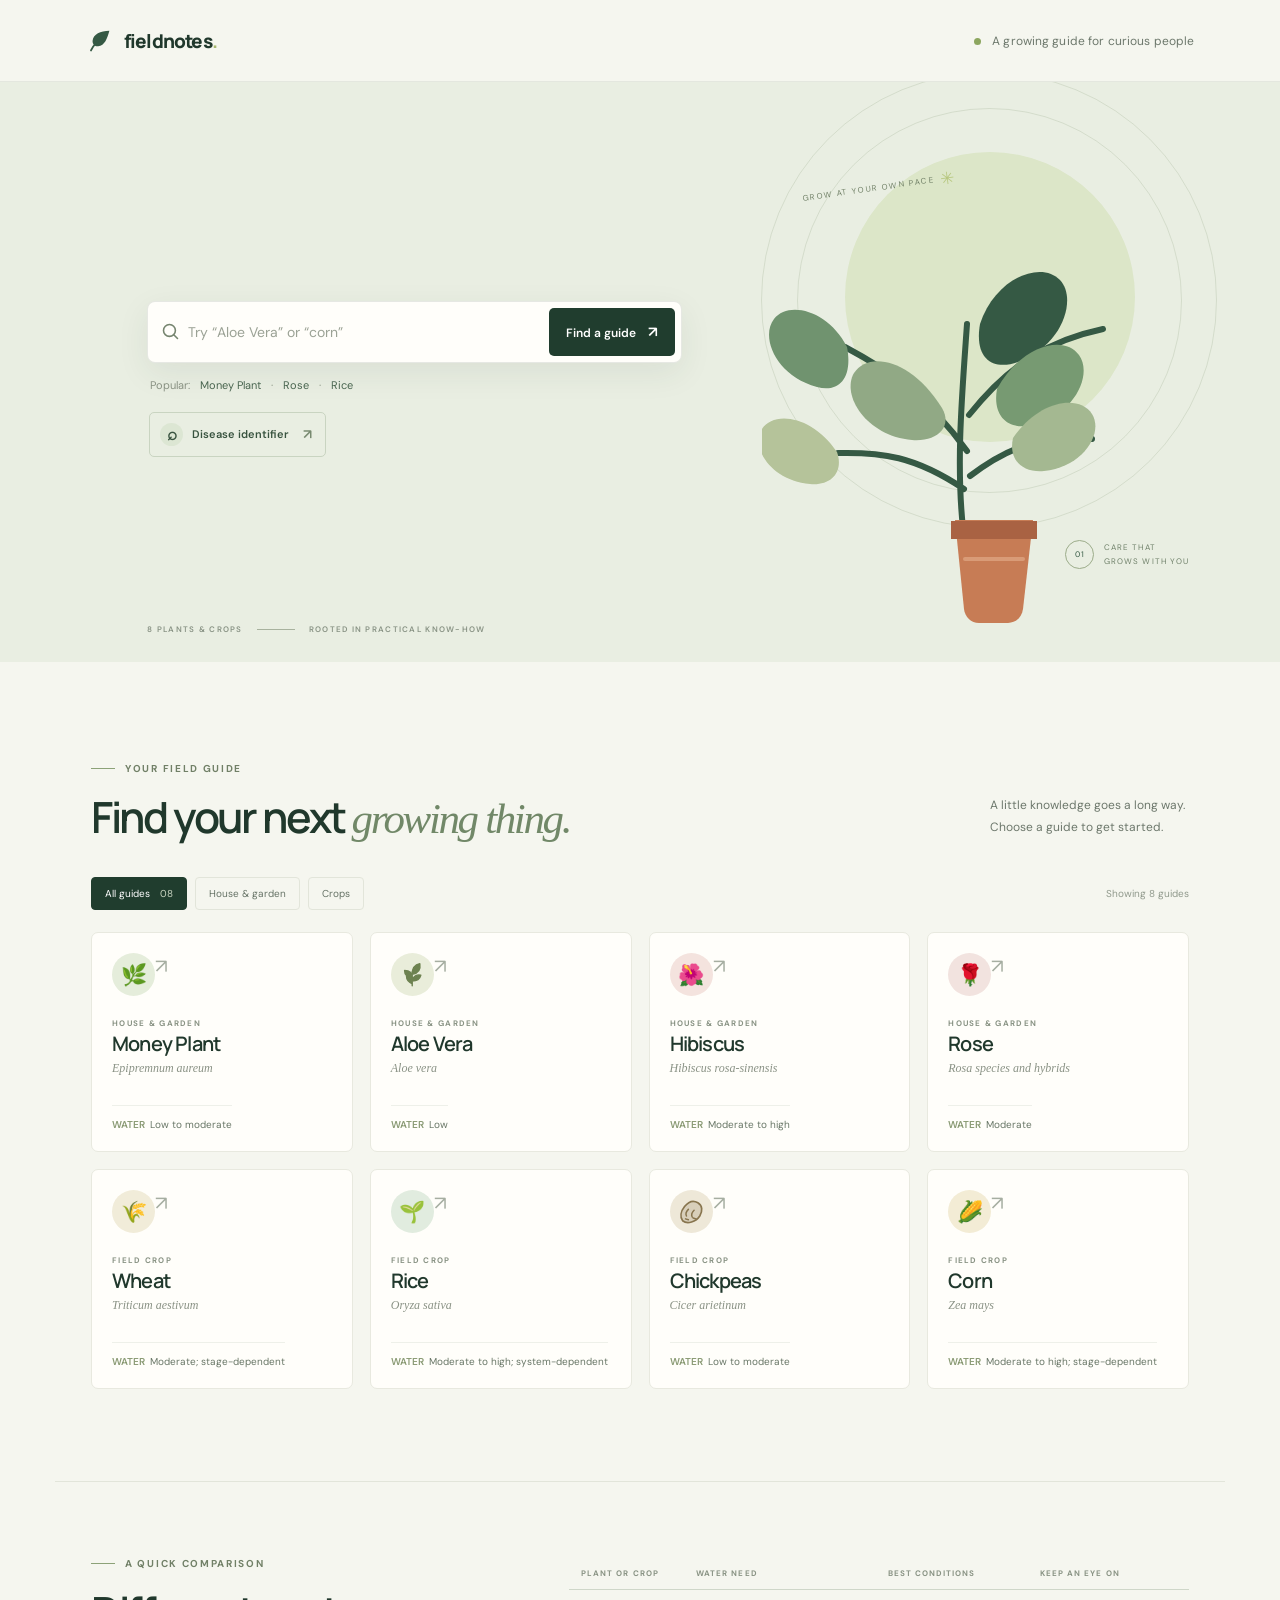
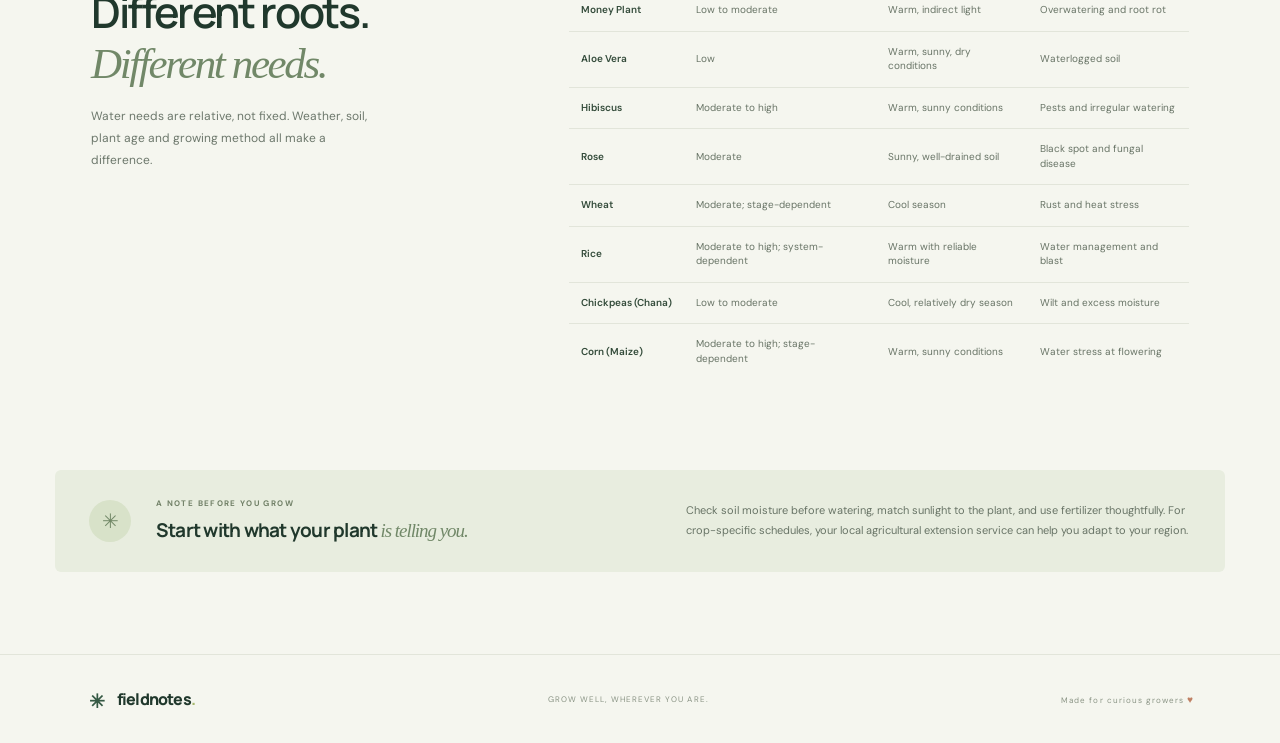
<file: index.html>
<!doctype html>
<html lang="en">
  <head>
    <meta charset="UTF-8" />
    <meta name="viewport" content="width=device-width, initial-scale=1.0" />
    <meta
      name="description"
      content="Search growing guides for eight plants and crops, with care, watering, and pest information."
    />
    <meta name="theme-color" content="#f5f6ef" />
    <title>Fieldnotes — Plant guide</title>
    <link rel="preconnect" href="https://fonts.googleapis.com" />
    <link rel="preconnect" href="https://fonts.gstatic.com" crossorigin />
    <link
      href="https://fonts.googleapis.com/css2?family=DM+Sans:wght@400;500;600;700&family=Manrope:wght@400;500;600;700;800&display=swap"
      rel="stylesheet"
    />
    <link rel="stylesheet" href="styles.css" />
    <script src="app.js" defer></script>
  </head>
  <body>
    <header class="site-header">
      <a class="brand" href="#" aria-label="Fieldnotes home">
        <span class="brand-mark" aria-hidden="true">
          <svg viewBox="0 0 32 32" fill="none">
            <path d="M25.8 5.2C15.7 5.5 8.3 8.8 7.3 16c-.5 3.9 2.4 6.7 6.1 6.4 7.3-.6 10.1-9 12.4-17.2Z" fill="currentColor" />
            <path d="M5.5 27c3.4-7.5 8.5-11.9 15.1-15.5" stroke="currentColor" stroke-width="2" stroke-linecap="round" />
          </svg>
        </span>
        <span>fieldnotes<span class="brand-period">.</span></span>
      </a>
      <div class="header-note"><span class="status-dot"></span> A growing guide for curious people</div>
    </header>

    <main>
      <section class="hero">
        <div class="hero-copy">
          <form class="search-form" id="search-form" role="search">
            <span class="search-icon" aria-hidden="true">
              <svg viewBox="0 0 24 24" fill="none">
                <circle cx="10.8" cy="10.8" r="6.8" stroke="currentColor" stroke-width="1.8" />
                <path d="m16 16 4 4" stroke="currentColor" stroke-width="1.8" stroke-linecap="round" />
              </svg>
            </span>
            <label class="sr-only" for="plant-search">Enter a plant or crop name</label>
            <input id="plant-search" name="plant" type="search" placeholder="Try “Aloe Vera” or “corn”" autocomplete="off" />
            <button type="submit">Find a guide <span aria-hidden="true">↗</span></button>
            <div class="suggestions" id="suggestions" role="listbox" aria-label="Plant suggestions" hidden></div>
          </form>
          <p class="search-hint">Popular: <button class="hint-link" data-search="Money Plant">Money Plant</button><span>·</span><button class="hint-link" data-search="Rose">Rose</button><span>·</span><button class="hint-link" data-search="Rice">Rice</button></p>
          <a class="disease-cta" href="disease.html">
            <span class="disease-cta-icon" aria-hidden="true">⌕</span>
            <span>Disease identifier</span>
            <span class="disease-cta-arrow" aria-hidden="true">↗</span>
          </a>
        </div>
        <div class="hero-art" aria-hidden="true">
          <div class="art-sun"></div>
          <div class="art-label"><span>GROW AT YOUR OWN PACE</span><span class="art-label-star">✳</span></div>
          <svg class="hero-plant" viewBox="0 0 430 470" fill="none">
            <path d="M201 368c-7-65-1-133 4-204M205 291c-41-57-79-81-122-104M207 255c41-52 82-75 134-86M202 329c-49-33-83-37-126-36M208 316c39-30 75-42 122-37" stroke="#355944" stroke-width="6" stroke-linecap="round"/>
            <path d="M85 187c-18-36-58-47-73-28-14 18 2 57 43 68 22 6 36-9 30-40Z" fill="#70936F"/>
            <path d="M218 164c15-46 61-64 80-44 17 18 4 65-42 82-25 9-44-3-38-38Z" fill="#355944"/>
            <path d="M180 248c-31-50-74-57-88-35-13 22 12 63 58 67 25 2 41-13 30-32Z" fill="#91A985"/>
            <path d="M235 229c24-44 67-55 82-34 14 19-4 60-47 70-23 6-40-8-35-36Z" fill="#779A72"/>
            <path d="M75 292c-24-36-63-42-75-23-12 18 9 52 48 55 21 2 34-12 27-32Z" fill="#B5C39A"/>
            <path d="M251 278c26-38 66-44 79-24 12 19-9 53-48 57-21 2-36-11-31-33Z" fill="#A4B891"/>
            <path d="M193 360h78l-10 89c-1 8-7 14-15 14h-29c-8 0-14-6-15-14l-9-89Z" fill="#C77C55"/>
            <path d="M189 361h86v18h-86z" fill="#A96243"/>
            <path d="M203 399h58" stroke="#D99B77" stroke-width="4" stroke-linecap="round"/>
          </svg>
          <div class="art-caption"><span class="caption-number">01</span><span>CARE THAT<br />GROWS WITH YOU</span></div>
          <span class="art-orbit orbit-one"></span><span class="art-orbit orbit-two"></span>
        </div>
        <div class="hero-bottom">
          <span>8 PLANTS &amp; CROPS</span><span class="hero-bottom-line"></span><span>ROOTED IN PRACTICAL KNOW-HOW</span>
        </div>
      </section>

      <section class="guide-section" id="guides">
        <div class="section-heading">
          <div>
            <p class="eyebrow"><span class="eyebrow-line"></span> YOUR FIELD GUIDE</p>
            <h2>Find your next <em>growing thing.</em></h2>
          </div>
          <p class="section-description">A little knowledge goes a long way.<br /> Choose a guide to get started.</p>
        </div>
        <div class="filter-row" aria-label="Filter guides">
          <button class="filter-chip is-active" data-filter="all">All guides <span>08</span></button>
          <button class="filter-chip" data-filter="houseplant">House &amp; garden</button>
          <button class="filter-chip" data-filter="crop">Crops</button>
          <span class="guide-count" id="guide-count">Showing 8 guides</span>
        </div>
        <div class="plant-grid" id="plant-grid"></div>
      </section>

      <section class="result-section" id="result-section" aria-live="polite" hidden>
        <div class="result-topline">
          <p class="eyebrow"><span class="eyebrow-line"></span> THE GROWING GUIDE</p>
          <button class="close-result" id="close-result" aria-label="Close plant details">Close <span>×</span></button>
        </div>
        <div id="plant-detail"></div>
      </section>

      <section class="comparison-section">
        <div class="comparison-heading">
          <p class="eyebrow"><span class="eyebrow-line"></span> A QUICK COMPARISON</p>
          <h2>Different roots.<br /><em>Different needs.</em></h2>
          <p>Water needs are relative, not fixed. Weather, soil, plant age and growing method all make a difference.</p>
        </div>
        <div class="comparison-table-wrap">
          <table>
            <thead><tr><th>Plant or crop</th><th>Water need</th><th>Best conditions</th><th>Keep an eye on</th></tr></thead>
            <tbody id="comparison-body"></tbody>
          </table>
        </div>
      </section>

      <section class="grow-note">
        <div class="note-icon" aria-hidden="true">✳</div>
        <div><p class="eyebrow">A NOTE BEFORE YOU GROW</p><h2>Start with what your plant <em>is telling you.</em></h2></div>
        <p>Check soil moisture before watering, match sunlight to the plant, and use fertilizer thoughtfully. For crop-specific schedules, your local agricultural extension service can help you adapt to your region.</p>
      </section>
    </main>

    <footer class="site-footer">
      <a class="brand" href="#"><span class="brand-mark" aria-hidden="true">✳</span><span>fieldnotes<span class="brand-period">.</span></span></a>
      <span>GROW WELL, WHEREVER YOU ARE.</span>
      <span>Made for curious growers <span class="footer-heart">♥</span></span>
    </footer>
  </body>
</html>
</file>
<file: styles.css>
:root {
  color-scheme: light;
  --paper: #f5f6ef;
  --white: #fffefa;
  --ink: #20382c;
  --muted: #6d786c;
  --green: #355944;
  --green-dark: #203d2e;
  --sage: #dce5d4;
  --lime: #c8d986;
  --line: #e2e5da;
  --orange: #c77c55;
  font-family: "DM Sans", sans-serif;
}

* { box-sizing: border-box; }
html { scroll-behavior: smooth; }
body { margin: 0; background: var(--paper); color: var(--ink); }
button, input { font: inherit; }
button { color: inherit; }
.sr-only { position: absolute; width: 1px; height: 1px; padding: 0; margin: -1px; overflow: hidden; clip: rect(0, 0, 0, 0); white-space: nowrap; border: 0; }
.site-header { height: 82px; padding: 0 max(6.7vw, 28px); display: flex; align-items: center; justify-content: space-between; border-bottom: 1px solid rgba(32, 56, 44, .08); }
.brand { display: inline-flex; align-items: center; gap: 9px; color: var(--ink); text-decoration: none; font-family: Manrope, sans-serif; font-size: 19px; font-weight: 800; letter-spacing: -.8px; }
.brand-mark { width: 29px; height: 29px; display: grid; place-items: center; color: var(--green); }
.brand-mark svg { width: 29px; height: 29px; }
.brand-period { color: #a7b86f; }
.header-note { color: var(--muted); font-size: 12px; letter-spacing: .01em; }
.status-dot { display: inline-block; width: 7px; height: 7px; border-radius: 50%; background: #8ca65f; margin-right: 8px; }

.hero { position: relative; overflow: hidden; min-height: 580px; padding: 78px max(11.5vw, 50px) 65px; display: flex; align-items: center; background: #e9eee2; }
.hero-copy { position: relative; z-index: 2; width: min(590px, 60%); }
.eyebrow { margin: 0; display: flex; align-items: center; gap: 10px; color: #718067; font-size: 10px; font-weight: 700; letter-spacing: .17em; }
.eyebrow-line { display: inline-block; width: 24px; height: 1px; background: #8ca278; }
h1, h2, h3, p { margin-top: 0; }
h1, h2, h3 { font-family: Manrope, sans-serif; }
h1 { margin: 24px 0 18px; font-size: clamp(52px, 6.3vw, 82px); line-height: 1.04; letter-spacing: -.065em; font-weight: 600; }
h1 em, h2 em { font-family: Georgia, serif; font-weight: 400; color: #718868; letter-spacing: -.055em; }
.hero-description { max-width: 425px; margin-bottom: 29px; color: #667366; font-size: 15px; line-height: 1.8; }
.search-form { position: relative; display: flex; align-items: center; width: min(535px, 100%); height: 62px; padding: 6px; background: var(--white); border: 1px solid rgba(32, 56, 44, .11); border-radius: 8px; box-shadow: 0 10px 32px rgba(41, 65, 45, .08); }
.search-icon { display: grid; place-items: center; width: 46px; color: #75846e; }
.search-icon svg { width: 21px; height: 21px; }
.search-form input { width: 100%; min-width: 0; height: 100%; outline: 0; border: 0; background: transparent; color: var(--ink); font-size: 14px; }
.search-form input::placeholder { color: #9ba295; }
.search-form > button { border: 0; border-radius: 5px; background: var(--green-dark); color: white; height: 48px; padding: 0 17px; font-size: 12px; font-weight: 600; white-space: nowrap; cursor: pointer; transition: background .2s, transform .2s; }
.search-form > button:hover { background: #315941; transform: translateY(-1px); }
.search-form > button span { margin-left: 9px; font-size: 15px; }
.search-hint { display: flex; gap: 10px; align-items: center; color: #8a9384; font-size: 11px; margin: 15px 0 0 3px; }
.hint-link { padding: 0; border: 0; background: none; color: #4a6651; font-size: inherit; cursor: pointer; }
.hint-link:hover { text-decoration: underline; }
.disease-cta { width: fit-content; margin: 20px 0 0 2px; padding: 10px 13px 10px 10px; display: inline-flex; align-items: center; gap: 9px; border: 1px solid #c9d4c1; border-radius: 5px; color: #38533f; text-decoration: none; font-size: 11px; font-weight: 600; transition: background .2s, border-color .2s; }
.disease-cta:hover { border-color: #9faf91; background: rgba(255,255,255,.48); }
.disease-cta-icon { width: 23px; height: 23px; display: grid; place-items: center; border-radius: 50%; background: #dce6d3; font-size: 17px; }
.disease-cta-arrow { margin-left: 5px; color: #788a70; font-size: 14px; }
.suggestions { position: absolute; z-index: 10; top: calc(100% + 6px); left: 0; right: 0; overflow: hidden; border: 1px solid var(--line); border-radius: 8px; background: var(--white); box-shadow: 0 12px 30px rgba(34, 53, 39, .14); }
.suggestions[hidden] { display: none; }
.suggestion-option { width: 100%; padding: 12px 17px; display: flex; align-items: center; gap: 12px; border: 0; border-bottom: 1px solid #eef0e9; background: transparent; text-align: left; cursor: pointer; }
.suggestion-option:last-child { border-bottom: 0; }
.suggestion-option:hover, .suggestion-option:focus { background: #f1f4eb; outline: 0; }
.suggestion-emoji { font-size: 18px; }
.suggestion-option strong { display: block; font-size: 13px; font-weight: 600; }
.suggestion-option small { display: block; margin-top: 2px; color: var(--muted); font-size: 10px; }

.hero-art { position: absolute; top: 0; right: 6.5%; width: 440px; height: 100%; }
.art-sun { position: absolute; top: 70px; right: 62px; width: 290px; height: 290px; border-radius: 50%; background: #dce6c8; }
.hero-plant { position: absolute; right: 5px; bottom: 32px; width: min(100%, 430px); height: 470px; z-index: 1; }
.art-label { position: absolute; top: 95px; left: 45px; z-index: 2; color: #718067; font-size: 8px; letter-spacing: .18em; transform: rotate(-8deg); }
.art-label-star { margin-left: 6px; color: #b7c77f; font-size: 17px; vertical-align: middle; }
.art-caption { position: absolute; z-index: 3; right: 8px; bottom: 93px; display: flex; align-items: center; gap: 10px; color: #70816a; font-size: 8px; letter-spacing: .13em; line-height: 1.7; }
.caption-number { display: grid; width: 29px; height: 29px; place-items: center; border: 1px solid #9cac8a; border-radius: 50%; color: var(--green); }
.art-orbit { position: absolute; border: 1px solid rgba(107, 133, 92, .17); border-radius: 50%; }
.orbit-one { width: 385px; height: 385px; top: 26px; right: 15px; }
.orbit-two { width: 456px; height: 456px; top: -10px; right: -20px; }
.hero-bottom { position: absolute; bottom: 28px; left: max(11.5vw, 50px); display: flex; align-items: center; gap: 14px; color: #899385; font-size: 8px; font-weight: 600; letter-spacing: .16em; }
.hero-bottom-line { width: 38px; height: 1px; background: #a8b29e; }

.disease-section { max-width: 1098px; margin: 0 auto; padding: 76px 36px 82px; display: grid; grid-template-columns: .75fr 1.25fr; align-items: start; gap: 50px; border-bottom: 1px solid var(--line); scroll-margin-top: 20px; }
.disease-intro h2 { margin: 17px 0 12px; font-size: clamp(32px, 4vw, 43px); letter-spacing: -.055em; line-height: 1.15; font-weight: 600; }
.disease-intro h2 em { font-family: Georgia, serif; color: #718868; font-weight: 400; }
.disease-intro > p:not(.eyebrow) { max-width: 300px; margin-bottom: 18px; color: var(--muted); font-size: 12px; line-height: 1.8; }
.model-status { display: inline-flex; align-items: center; padding: 8px 10px; border: 1px solid #e5dfcd; border-radius: 20px; background: #f7f4e9; color: #7d704a; font-size: 9px; }
.model-status .status-dot { width: 6px; height: 6px; background: #c2a756; }
.disease-workspace { display: grid; grid-template-columns: 1fr .75fr; gap: 14px; }
.upload-panel { min-width: 0; }
.upload-dropzone { position: relative; min-height: 230px; padding: 15px; display: flex; flex-direction: column; justify-content: center; align-items: center; overflow: hidden; border: 1px dashed #b6c4ac; border-radius: 7px; background: #fafbf7; text-align: center; transition: border-color .2s, background .2s; }
.upload-dropzone.is-dragging { border-color: var(--green); background: #edf2e8; }
.upload-empty { display: flex; flex-direction: column; align-items: center; }
.upload-empty[hidden], .preview-toolbar[hidden] { display: none; }
.upload-icon { width: 38px; height: 38px; margin-bottom: 11px; display: grid; place-items: center; border-radius: 50%; background: #e8eee1; color: #617c5b; font-size: 21px; }
.upload-empty strong { color: #3d5140; font-size: 12px; font-weight: 600; }
.upload-empty > span:not(.upload-icon) { margin-top: 5px; color: #899385; font-size: 10px; }
.upload-button { margin-top: 13px; padding: 8px 11px; border: 1px solid #c9d4c1; border-radius: 4px; color: #38533f; font-size: 10px; font-weight: 600; cursor: pointer; }
.upload-button:hover { background: #eef2e8; }
.upload-empty small { margin-top: 11px; color: #9aa194; font-size: 8px; letter-spacing: .04em; }
.leaf-preview { max-width: 100%; max-height: 205px; object-fit: contain; border-radius: 4px; }
.leaf-preview[hidden] { display: none; }
.preview-toolbar { width: 100%; margin-top: 12px; display: flex; justify-content: space-between; align-items: center; gap: 10px; color: #657261; font-size: 9px; }
.preview-toolbar span { overflow: hidden; text-overflow: ellipsis; white-space: nowrap; }
.preview-toolbar button { flex: 0 0 auto; padding: 4px 7px; border: 0; border-radius: 3px; background: #edf1e8; color: #526a51; font-size: 9px; cursor: pointer; }
.upload-message { min-height: 16px; margin: 8px 0; color: #7a8576; font-size: 9px; line-height: 1.5; }
.upload-message.is-error { color: #9b5145; }
.analyze-button { width: 100%; min-height: 39px; display: flex; justify-content: center; align-items: center; gap: 9px; border: 0; border-radius: 4px; background: var(--green-dark); color: white; font-size: 10px; font-weight: 600; }
.analyze-button:disabled { background: #b6c0b1; color: #f8faf5; cursor: not-allowed; }
.model-note { padding: 19px; border: 1px solid #e4e8dc; border-radius: 6px; background: #eef2e8; }
.model-note-icon { display: grid; width: 28px; height: 28px; margin-bottom: 13px; place-items: center; border-radius: 50%; background: #dce6d3; color: #708465; font-size: 15px; }
.model-note h3 { margin: 0 0 8px; color: #394e3d; font-size: 13px; }
.model-note p { margin: 0; color: #6f7a6b; font-size: 10px; line-height: 1.7; }
.model-note .model-note-foot { margin-top: 13px; padding-top: 11px; border-top: 1px solid #dce3d5; color: #879082; font-size: 9px; }

.guide-section, .result-section, .comparison-section, .grow-note { max-width: 1170px; margin: auto; }
.guide-section { padding: 100px 36px 92px; }
.section-heading { display: flex; justify-content: space-between; align-items: end; gap: 25px; }
.section-heading h2, .comparison-heading h2 { margin: 17px 0 0; font-size: clamp(31px, 4vw, 43px); letter-spacing: -.055em; line-height: 1.15; font-weight: 600; }
.section-description { margin: 0 4px 5px 0; color: var(--muted); font-size: 12px; line-height: 1.8; }
.filter-row { display: flex; align-items: center; gap: 8px; margin: 34px 0 22px; }
.filter-chip { padding: 9px 13px; border: 1px solid var(--line); border-radius: 4px; background: transparent; color: #667366; font-size: 10px; cursor: pointer; transition: all .18s ease; }
.filter-chip:hover { border-color: #9cae90; }
.filter-chip.is-active { border-color: var(--green-dark); background: var(--green-dark); color: white; }
.filter-chip span { margin-left: 7px; color: #cbd6c3; }
.guide-count { margin-left: auto; color: #90998c; font-size: 10px; }
.plant-grid { display: grid; grid-template-columns: repeat(4, minmax(0, 1fr)); gap: 17px; }
.plant-card { position: relative; min-height: 220px; overflow: hidden; padding: 20px; display: flex; flex-direction: column; justify-content: space-between; border: 1px solid #e8e9df; border-radius: 7px; background: var(--white); cursor: pointer; text-align: left; transition: transform .22s ease, box-shadow .22s ease, border-color .22s ease; }
.plant-card:hover, .plant-card:focus-visible { transform: translateY(-4px); border-color: #becbb2; box-shadow: 0 14px 28px rgba(38, 63, 43, .08); outline: 0; }
.card-top { display: flex; justify-content: space-between; align-items: flex-start; }
.card-icon { display: grid; place-items: center; width: 43px; height: 43px; border-radius: 50%; background: var(--card-tint); color: var(--card-green); font-size: 21px; }
.plant-svg { display: block; width: 1.45em; height: 1.45em; }
.card-arrow { color: #a6aea1; font-size: 20px; transition: transform .2s; }
.plant-card:hover .card-arrow { transform: translate(3px, -3px); color: var(--green); }
.card-meta { margin: 17px 0 6px; color: #899384; font-size: 8px; font-weight: 700; letter-spacing: .16em; text-transform: uppercase; }
.plant-card h3 { margin: 0; font-size: 20px; line-height: 1.25; letter-spacing: -.04em; font-weight: 600; }
.plant-card .scientific { margin: 6px 0 0; color: #8a9285; font-family: Georgia, serif; font-size: 12px; font-style: italic; }
.card-bottom { display: flex; align-items: center; justify-content: space-between; margin-top: 15px; padding-top: 12px; border-top: 1px solid #eef0e9; }
.card-water { color: #687666; font-size: 10px; }
.card-water strong { margin-right: 5px; color: #8b9b75; font-weight: 600; }
.empty-state { grid-column: 1 / -1; padding: 45px; color: var(--muted); text-align: center; }

.result-section { padding: 46px 36px 90px; border-top: 1px solid var(--line); scroll-margin-top: 22px; }
.result-section[hidden] { display: none; }
.result-topline { display: flex; align-items: center; justify-content: space-between; }
.close-result { padding: 6px 0 6px 12px; border: 0; background: transparent; color: #768170; font-size: 11px; cursor: pointer; }
.close-result span { padding-left: 7px; font-size: 18px; vertical-align: -1px; }
.detail-header { display: flex; justify-content: space-between; align-items: center; gap: 25px; padding: 31px 0 28px; }
.detail-title-wrap { display: flex; align-items: center; gap: 20px; }
.detail-plant-icon { display: grid; flex: 0 0 76px; place-items: center; width: 76px; height: 76px; border-radius: 50%; background: var(--card-tint); color: var(--card-green); font-size: 35px; }
.detail-header h2 { margin: 0; font-size: clamp(34px, 4vw, 49px); line-height: 1.05; letter-spacing: -.06em; font-weight: 600; }
.detail-header .scientific { margin: 7px 0 0; color: #7e897a; font-family: Georgia, serif; font-size: 14px; font-style: italic; }
.detail-kicker { padding: 10px 14px; border: 1px solid #dfe5d8; border-radius: 30px; color: #687965; font-size: 10px; white-space: nowrap; }
.detail-kicker span { margin-right: 6px; color: #91a16e; }
.detail-summary { max-width: 820px; margin: 0 0 28px; color: #687466; font-size: 14px; line-height: 1.8; }
.fact-grid { display: grid; grid-template-columns: repeat(4, 1fr); gap: 1px; overflow: hidden; border: 1px solid var(--line); border-radius: 6px; background: var(--line); }
.fact { min-height: 93px; padding: 16px 18px; background: var(--white); }
.fact-label { display: block; margin-bottom: 8px; color: #8a9584; font-size: 8px; font-weight: 700; letter-spacing: .14em; text-transform: uppercase; }
.fact-value { color: #354c3c; font-size: 12px; line-height: 1.5; }
.detail-lower { display: grid; grid-template-columns: 1.05fr .95fr; gap: 25px; margin-top: 26px; }
.detail-panel { padding: 23px 24px; border: 1px solid var(--line); border-radius: 6px; background: var(--white); }
.detail-panel h3 { display: flex; align-items: center; gap: 9px; margin: 0 0 17px; font-size: 15px; letter-spacing: -.025em; }
.panel-symbol { color: #89a06d; font-size: 15px; }
.water-list, .notes-list { margin: 0; padding: 0; list-style: none; }
.water-list li, .notes-list li { position: relative; margin: 0 0 11px; padding-left: 17px; color: #697467; font-size: 11px; line-height: 1.65; }
.water-list li:last-child, .notes-list li:last-child { margin-bottom: 0; }
.water-list li::before, .notes-list li::before { position: absolute; top: 7px; left: 0; width: 5px; height: 5px; border-radius: 50%; background: #9db17d; content: ""; }
.issue-list { display: grid; gap: 10px; }
.issue { padding: 11px 12px; border-radius: 4px; background: #f6f7f1; }
.issue-title { display: flex; justify-content: space-between; gap: 12px; margin-bottom: 4px; }
.issue-title strong { color: #394d3e; font-size: 10px; font-weight: 700; }
.issue-title span { color: #8b967f; font-size: 9px; }
.issue p { margin: 0; color: #768071; font-size: 10px; line-height: 1.55; }
.detail-extra { margin-top: 25px; }
.detail-extra .detail-panel { background: #eef2e8; border-color: #e3e9db; }

.comparison-section { padding: 75px 36px 91px; display: grid; grid-template-columns: .8fr 1.2fr; gap: 65px; border-top: 1px solid var(--line); }
.comparison-heading h2 { margin-bottom: 18px; }
.comparison-heading > p:last-child { max-width: 290px; color: var(--muted); font-size: 12px; line-height: 1.8; }
.comparison-table-wrap { align-self: center; overflow-x: auto; }
table { width: 100%; border-collapse: collapse; text-align: left; }
th { padding: 11px 12px; border-bottom: 1px solid #cfd7c9; color: #899384; font-size: 8px; font-weight: 700; letter-spacing: .13em; text-transform: uppercase; }
td { padding: 13px 12px; border-bottom: 1px solid var(--line); color: #687466; font-size: 10px; line-height: 1.45; }
td:first-child { color: #334b3a; font-weight: 600; white-space: nowrap; }
tbody tr:last-child td { border-bottom: 0; }
.grow-note { margin-bottom: 82px; padding: 28px 34px; display: grid; grid-template-columns: auto 1fr 1fr; align-items: center; gap: 25px; border-radius: 6px; background: #e8eddf; }
.note-icon { display: grid; place-items: center; width: 42px; height: 42px; border-radius: 50%; background: #d8e2c9; color: #718866; font-size: 20px; }
.grow-note .eyebrow { font-size: 8px; }
.grow-note h2 { margin: 10px 0 0; font-size: 19px; letter-spacing: -.04em; line-height: 1.35; }
.grow-note h2 em { color: #718868; }
.grow-note > p { margin: 0; color: #687466; font-size: 11px; line-height: 1.8; }
.site-footer { min-height: 89px; padding: 20px max(6.7vw, 28px); display: flex; align-items: center; justify-content: space-between; border-top: 1px solid var(--line); }
.site-footer .brand { font-size: 16px; }
.site-footer .brand-mark { width: 22px; height: 22px; font-size: 19px; }
.site-footer > span { color: #8a9485; font-size: 8px; letter-spacing: .13em; }
.footer-heart { color: #bf8064; font-size: 10px; }

@media (max-width: 950px) {
  .hero { padding-left: 8vw; }
  .hero-art { right: -5%; opacity: .8; }
  .hero-bottom { left: 8vw; }
  .plant-grid { grid-template-columns: repeat(2, minmax(0, 1fr)); }
  .disease-section { gap: 28px; }
  .disease-workspace { grid-template-columns: 1fr; }
  .model-note { display: grid; grid-template-columns: auto 1fr; column-gap: 11px; align-items: center; }
  .model-note-icon { grid-row: span 2; margin: 0; }
  .model-note h3 { margin: 0; }
  .model-note p, .model-note .model-note-foot { grid-column: 2; }
  .model-note .model-note-foot { margin-top: 8px; padding-top: 8px; }
  .comparison-section { gap: 35px; }
}
@media (max-width: 650px) {
  .site-header { height: 66px; padding: 0 21px; }
  .header-note { font-size: 0; }
  .header-note .status-dot { margin: 0; width: 8px; height: 8px; }
  .hero { min-height: 690px; padding: 58px 23px 355px; align-items: flex-start; }
  .hero-copy { width: 100%; }
  .disease-cta { margin-top: 13px; }
  h1 { font-size: 57px; }
  .hero-description { max-width: 365px; font-size: 13px; }
  .search-form { height: 57px; }
  .search-icon { width: 37px; }
  .search-form > button { height: 43px; padding: 0 11px; font-size: 10px; }
  .search-form > button span { margin-left: 5px; }
  .search-form input { font-size: 12px; }
  .hero-art { top: auto; bottom: 4px; right: 50%; width: 360px; height: 350px; transform: translateX(50%); opacity: 1; }
  .art-sun { top: 34px; right: 45px; width: 210px; height: 210px; }
  .hero-plant { right: 18px; bottom: 0; width: 315px; height: 345px; }
  .orbit-one { width: 280px; height: 280px; top: 12px; right: 28px; }
  .orbit-two { width: 340px; height: 340px; top: -18px; right: -2px; }
  .art-label { top: 55px; left: 35px; }
  .art-caption { right: 4px; bottom: 43px; }
  .hero-bottom { bottom: 18px; left: 23px; gap: 8px; font-size: 7px; }
  .hero-bottom-line { width: 20px; }
  .guide-section { padding: 68px 21px 62px; }
  .disease-section { padding: 57px 21px 60px; grid-template-columns: 1fr; gap: 22px; }
  .disease-intro h2 { font-size: 34px; }
  .disease-workspace { grid-template-columns: 1fr; }
  .upload-dropzone { min-height: 210px; }
  .section-heading { align-items: flex-start; flex-direction: column; gap: 13px; }
  .section-heading h2, .comparison-heading h2 { font-size: 34px; }
  .section-description br { display: none; }
  .filter-row { flex-wrap: wrap; margin-top: 25px; }
  .filter-chip { padding: 8px 10px; font-size: 9px; }
  .guide-count { width: 100%; margin: 5px 0 0; }
  .plant-grid { gap: 10px; }
  .plant-card { min-height: 196px; padding: 15px; }
  .plant-card h3 { font-size: 17px; }
  .card-meta { font-size: 7px; }
  .card-bottom { align-items: flex-start; flex-direction: column; gap: 7px; }
  .result-section { padding: 34px 21px 60px; }
  .detail-header { align-items: flex-start; flex-direction: column; gap: 14px; padding: 23px 0; }
  .detail-title-wrap { gap: 13px; }
  .detail-plant-icon { flex-basis: 60px; width: 60px; height: 60px; font-size: 29px; }
  .detail-header h2 { font-size: 36px; }
  .detail-header .scientific { font-size: 12px; }
  .detail-summary { font-size: 12px; }
  .fact-grid { grid-template-columns: repeat(2, minmax(0, 1fr)); }
  .fact { min-height: 84px; padding: 13px; }
  .fact-value { font-size: 11px; }
  .detail-lower { grid-template-columns: 1fr; gap: 13px; }
  .detail-panel { padding: 19px; }
  .comparison-section { padding: 60px 21px; grid-template-columns: 1fr; gap: 19px; }
  .comparison-heading > p:last-child { max-width: 100%; }
  .comparison-table-wrap { margin-right: -21px; padding-right: 21px; }
  table { min-width: 560px; }
  .grow-note { margin: 0 21px 55px; padding: 22px; grid-template-columns: auto 1fr; gap: 13px; }
  .grow-note > p { grid-column: 1 / -1; }
  .site-footer { min-height: 100px; padding: 20px 21px; flex-wrap: wrap; gap: 10px; }
  .site-footer > span { font-size: 7px; }
  .site-footer > span:nth-child(2) { display: none; }
}
@media (prefers-reduced-motion: reduce) {
  *, *::before, *::after { scroll-behavior: auto !important; transition-duration: .01ms !important; }
}
</file>
